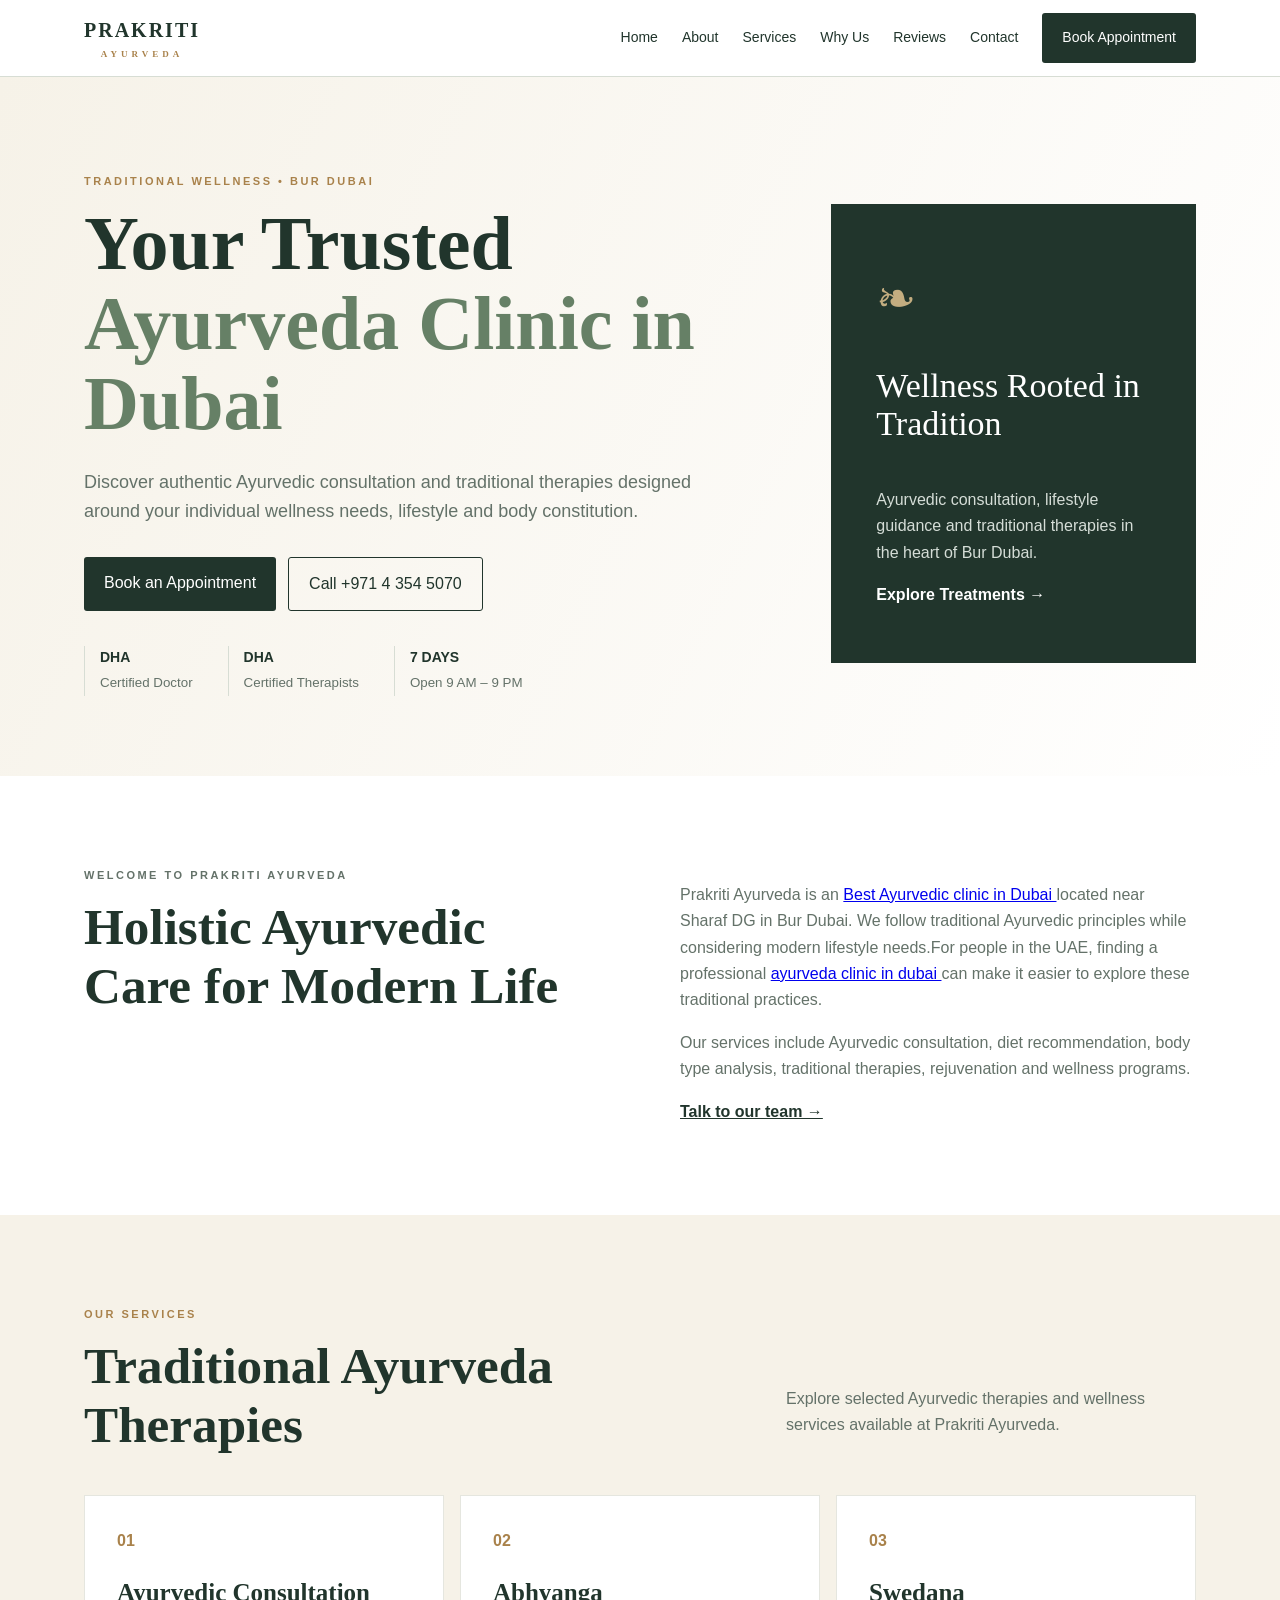
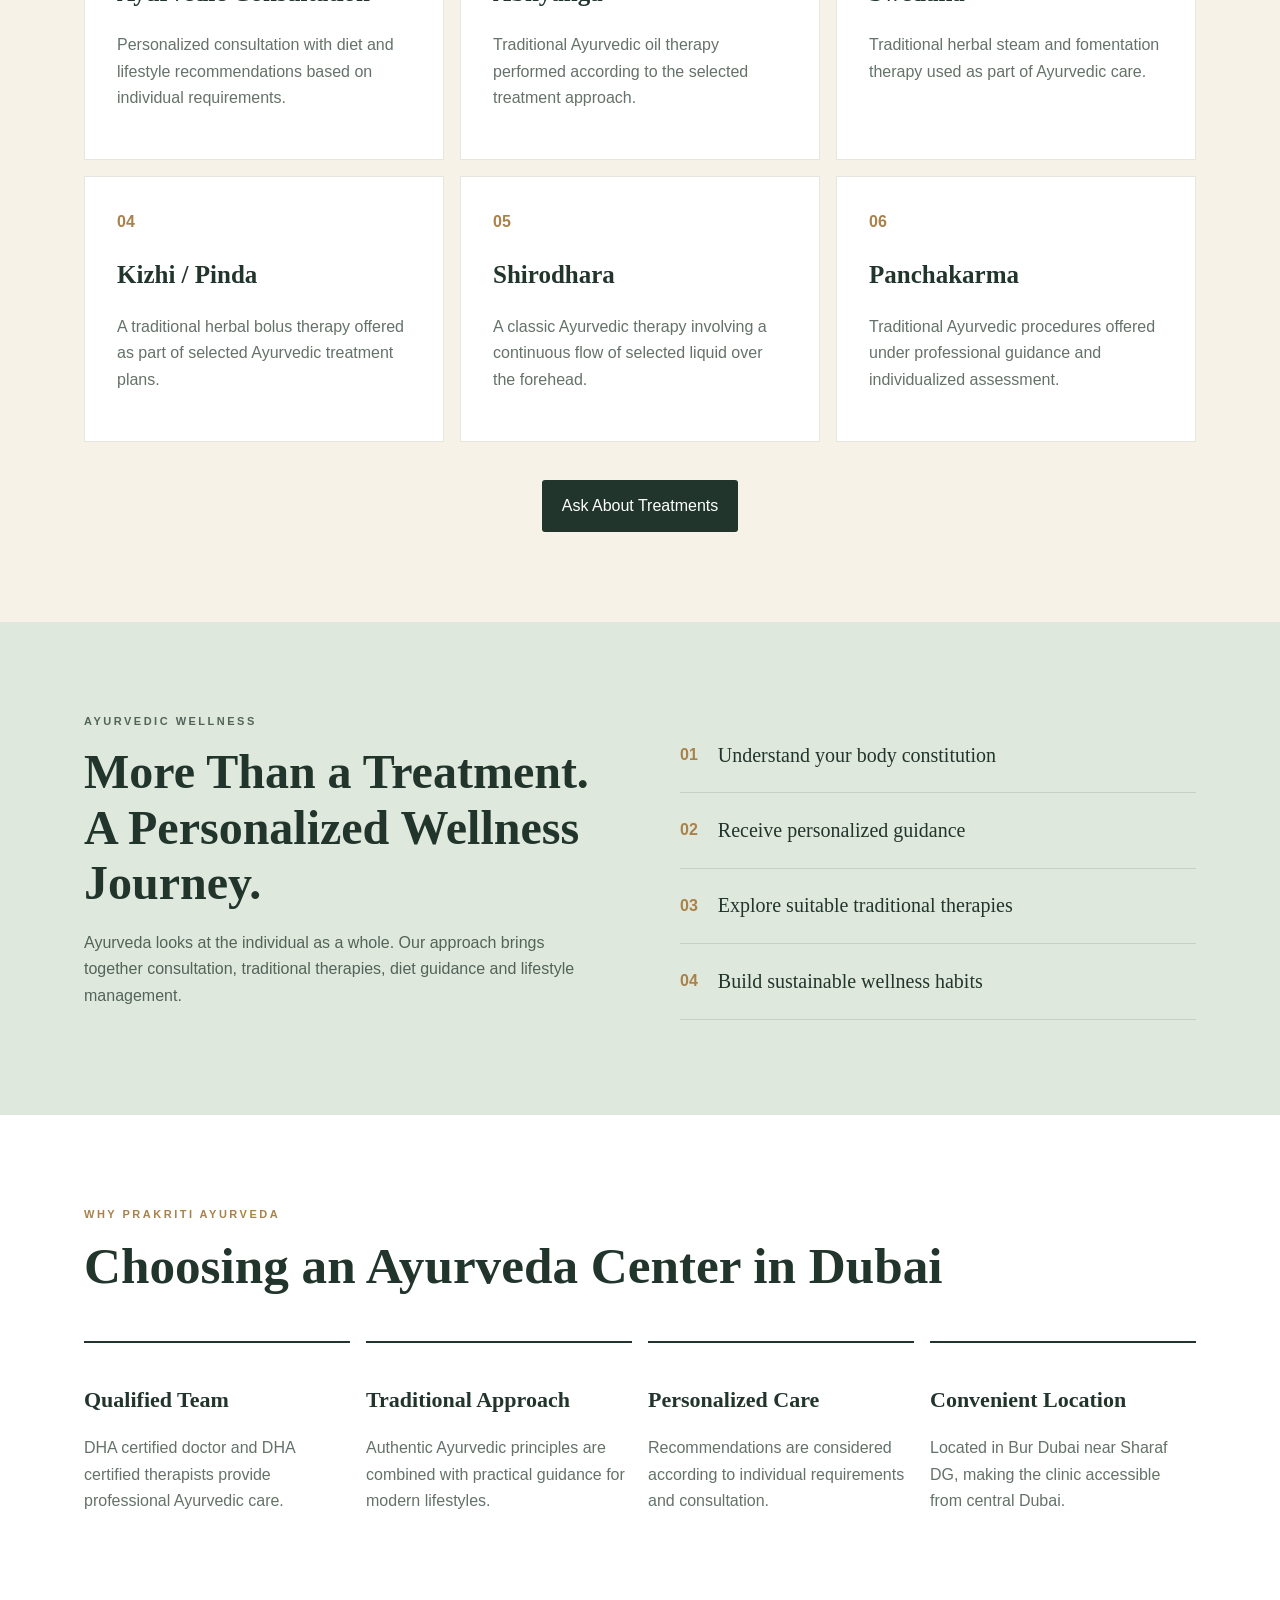
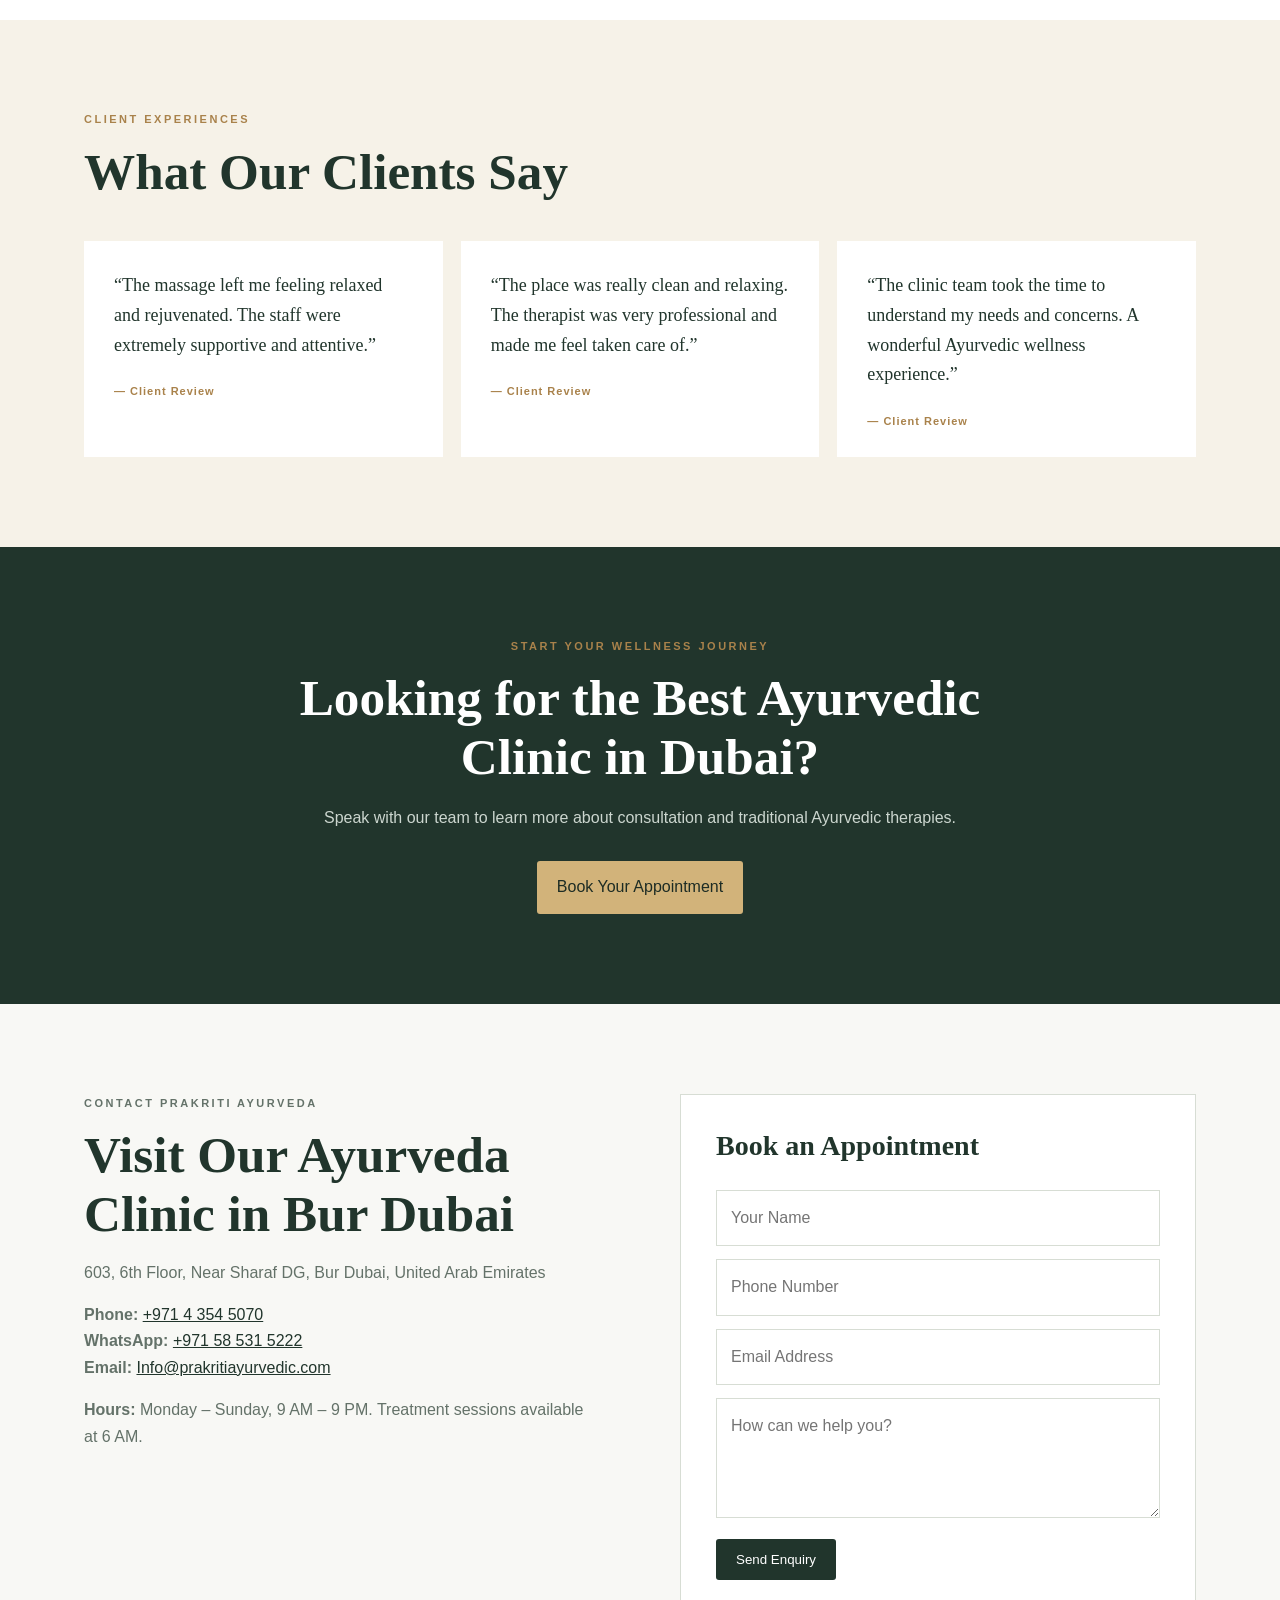
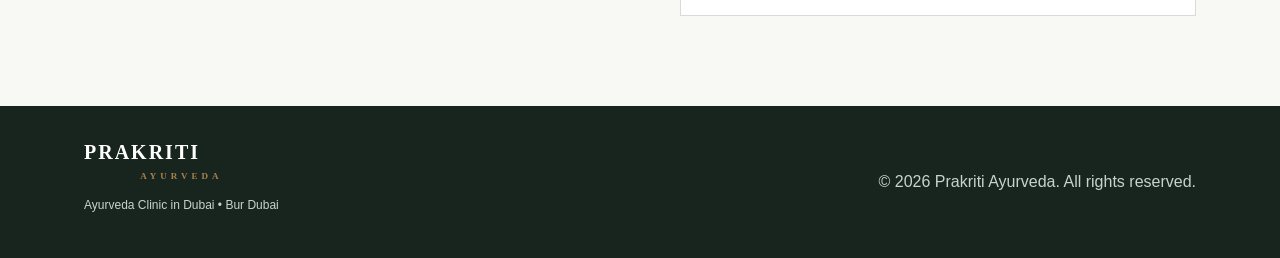
<file: index.html>
<!DOCTYPE html>
<html lang="en">
<head>
  <meta charset="UTF-8">
  <meta name="viewport" content="width=device-width, initial-scale=1.0">
  <title>Prakriti Ayurveda | Ayurveda Clinic in Dubai</title>
  <meta name="description" content="Prakriti Ayurveda is an Ayurveda clinic in Bur Dubai offering Ayurvedic consultation, traditional therapies, Panchakarma, rejuvenation and wellness services.">
  <meta name="keywords" content="best ayurvedic clinic in dubai, ayurveda clinic in dubai, ayurveda center in dubai">
  <link rel="canonical" href="https://prakritiayurvedic.com/">
  <link rel="stylesheet" href="style.css">
</head>
<body>
<header class="header">
  <div class="container nav">
    <a class="logo" href="#home">PRAKRITI <span>AYURVEDA</span></a>
    <button class="menu" aria-label="Open menu">☰</button>
    <nav>
      <a href="#home">Home</a><a href="#about">About</a><a href="#services">Services</a>
      <a href="#why">Why Us</a><a href="#reviews">Reviews</a><a href="#contact">Contact</a>
      <a class="nav-btn" href="https://prakritiayurvedic.com/">Book Appointment</a>
    </nav>
  </div>
</header>

<main id="home">
<section class="hero">
  <div class="container hero-grid">
    <div>
      <p class="eyebrow">TRADITIONAL WELLNESS • BUR DUBAI</p>
      <h1>Your Trusted <span>Ayurveda Clinic in Dubai</span></h1>
      <p class="hero-copy">Discover authentic Ayurvedic consultation and traditional therapies designed around your individual wellness needs, lifestyle and body constitution.</p>
      <div class="buttons">
        <a class="btn" href="#contact">Book an Appointment</a>
        <a class="btn secondary" href="tel:+97143545070">Call +971 4 354 5070</a>
      </div>
      <div class="trust">
        <div><strong>DHA</strong><small>Certified Doctor</small></div>
        <div><strong>DHA</strong><small>Certified Therapists</small></div>
        <div><strong>7 DAYS</strong><small>Open 9 AM – 9 PM</small></div>
      </div>
    </div>
    <div class="hero-card">
      <div class="leaf">❧</div>
      <h2>Wellness Rooted in Tradition</h2>
      <p>Ayurvedic consultation, lifestyle guidance and traditional therapies in the heart of Bur Dubai.</p>
      <a href="#services">Explore Treatments →</a>
    </div>
  </div>
</section>

<section class="intro" id="about">
  <div class="container two-col">
    <div>
      <p class="eyebrow">WELCOME TO PRAKRITI AYURVEDA</p>
      <h2>Holistic Ayurvedic Care for Modern Life</h2>
    </div>
    <div>
      <p>Prakriti Ayurveda is an <a href="https://prakritiayurvedic.com/">Best Ayurvedic clinic in Dubai </a>located near Sharaf DG in Bur Dubai. We follow traditional Ayurvedic principles while considering modern lifestyle needs.For people in the UAE, finding a professional <a href="https://prakritiayurvedic.com/">ayurveda clinic in dubai </a>can make it easier to explore these traditional practices.</p>
      <p>Our services include Ayurvedic consultation, diet recommendation, body type analysis, traditional therapies, rejuvenation and wellness programs.</p>
      <a class="text-link" href="#contact">Talk to our team →</a>
    </div>
  </div>
</section>

<section class="services" id="services">
  <div class="container">
    <div class="section-head">
      <div><p class="eyebrow">OUR SERVICES</p><h2>Traditional Ayurveda Therapies</h2></div>
      <p>Explore selected Ayurvedic therapies and wellness services available at Prakriti Ayurveda.</p>
    </div>
    <div class="cards">
      <article><span>01</span><h3>Ayurvedic Consultation</h3><p>Personalized consultation with diet and lifestyle recommendations based on individual requirements.</p></article>
      <article><span>02</span><h3>Abhyanga</h3><p>Traditional Ayurvedic oil therapy performed according to the selected treatment approach.</p></article>
      <article><span>03</span><h3>Swedana</h3><p>Traditional herbal steam and fomentation therapy used as part of Ayurvedic care.</p></article>
      <article><span>04</span><h3>Kizhi / Pinda</h3><p>A traditional herbal bolus therapy offered as part of selected Ayurvedic treatment plans.</p></article>
      <article><span>05</span><h3>Shirodhara</h3><p>A classic Ayurvedic therapy involving a continuous flow of selected liquid over the forehead.</p></article>
      <article><span>06</span><h3>Panchakarma</h3><p>Traditional Ayurvedic procedures offered under professional guidance and individualized assessment.</p></article>
    </div>
    <div class="center"><a class="btn" href="#contact">Ask About Treatments</a></div>
  </div>
</section>

<section class="feature">
  <div class="container feature-grid">
    <div class="feature-box"><p class="eyebrow">AYURVEDIC WELLNESS</p><h2>More Than a Treatment. A Personalized Wellness Journey.</h2><p>Ayurveda looks at the individual as a whole. Our approach brings together consultation, traditional therapies, diet guidance and lifestyle management.</p></div>
    <div class="points">
      <div><b>01</b><span>Understand your body constitution</span></div>
      <div><b>02</b><span>Receive personalized guidance</span></div>
      <div><b>03</b><span>Explore suitable traditional therapies</span></div>
      <div><b>04</b><span>Build sustainable wellness habits</span></div>
    </div>
  </div>
</section>

<section class="why" id="why">
  <div class="container">
    <p class="eyebrow">WHY PRAKRITI AYURVEDA</p>
    <h2>Choosing an Ayurveda Center in Dubai</h2>
    <div class="why-grid">
      <div><h3>Qualified Team</h3><p>DHA certified doctor and DHA certified therapists provide professional Ayurvedic care.</p></div>
      <div><h3>Traditional Approach</h3><p>Authentic Ayurvedic principles are combined with practical guidance for modern lifestyles.</p></div>
      <div><h3>Personalized Care</h3><p>Recommendations are considered according to individual requirements and consultation.</p></div>
      <div><h3>Convenient Location</h3><p>Located in Bur Dubai near Sharaf DG, making the clinic accessible from central Dubai.</p></div>
    </div>
  </div>
</section>

<section class="reviews" id="reviews">
  <div class="container">
    <p class="eyebrow">CLIENT EXPERIENCES</p>
    <h2>What Our Clients Say</h2>
    <div class="review-grid">
      <blockquote>“The massage left me feeling relaxed and rejuvenated. The staff were extremely supportive and attentive.”<cite>— Client Review</cite></blockquote>
      <blockquote>“The place was really clean and relaxing. The therapist was very professional and made me feel taken care of.”<cite>— Client Review</cite></blockquote>
      <blockquote>“The clinic team took the time to understand my needs and concerns. A wonderful Ayurvedic wellness experience.”<cite>— Client Review</cite></blockquote>
    </div>
  </div>
</section>

<section class="cta">
  <div class="container"><p class="eyebrow">START YOUR WELLNESS JOURNEY</p><h2>Looking for the Best Ayurvedic Clinic in Dubai?</h2><p>Speak with our team to learn more about consultation and traditional Ayurvedic therapies.</p><a class="btn" href="#contact">Book Your Appointment</a></div>
</section>

<section class="contact" id="contact">
  <div class="container contact-grid">
    <div>
      <p class="eyebrow">CONTACT PRAKRITI AYURVEDA</p>
      <h2>Visit Our Ayurveda Clinic in Bur Dubai</h2>
      <p>603, 6th Floor, Near Sharaf DG, Bur Dubai, United Arab Emirates</p>
      <p><strong>Phone:</strong> <a href="tel:+97143545070">+971 4 354 5070</a><br>
      <strong>WhatsApp:</strong> <a href="https://wa.me/971585315222" target="_blank">+971 58 531 5222</a><br>
      <strong>Email:</strong> <a href="mailto:Info@prakritiayurvedic.com">Info@prakritiayurvedic.com</a></p>
      <p><strong>Hours:</strong> Monday – Sunday, 9 AM – 9 PM. Treatment sessions available at 6 AM.</p>
    </div>
    <form id="appointmentForm">
      <h3>Book an Appointment</h3>
      <input name="name" placeholder="Your Name" required>
      <input name="phone" placeholder="Phone Number" required>
      <input name="email" type="email" placeholder="Email Address">
      <textarea name="message" placeholder="How can we help you?"></textarea>
      <button class="btn" type="submit">Send Enquiry</button>
      
    </form>
  </div>
</section>
</main>

<footer><div class="container footer"><div><a class="logo" href="#home">PRAKRITI <span>AYURVEDA</span></a><p>Ayurveda Clinic in Dubai • Bur Dubai</p></div><div>© 2026 Prakriti Ayurveda. All rights reserved.</div></div></footer>
<script src="script.js"></script>
</body>
</html>
</file>
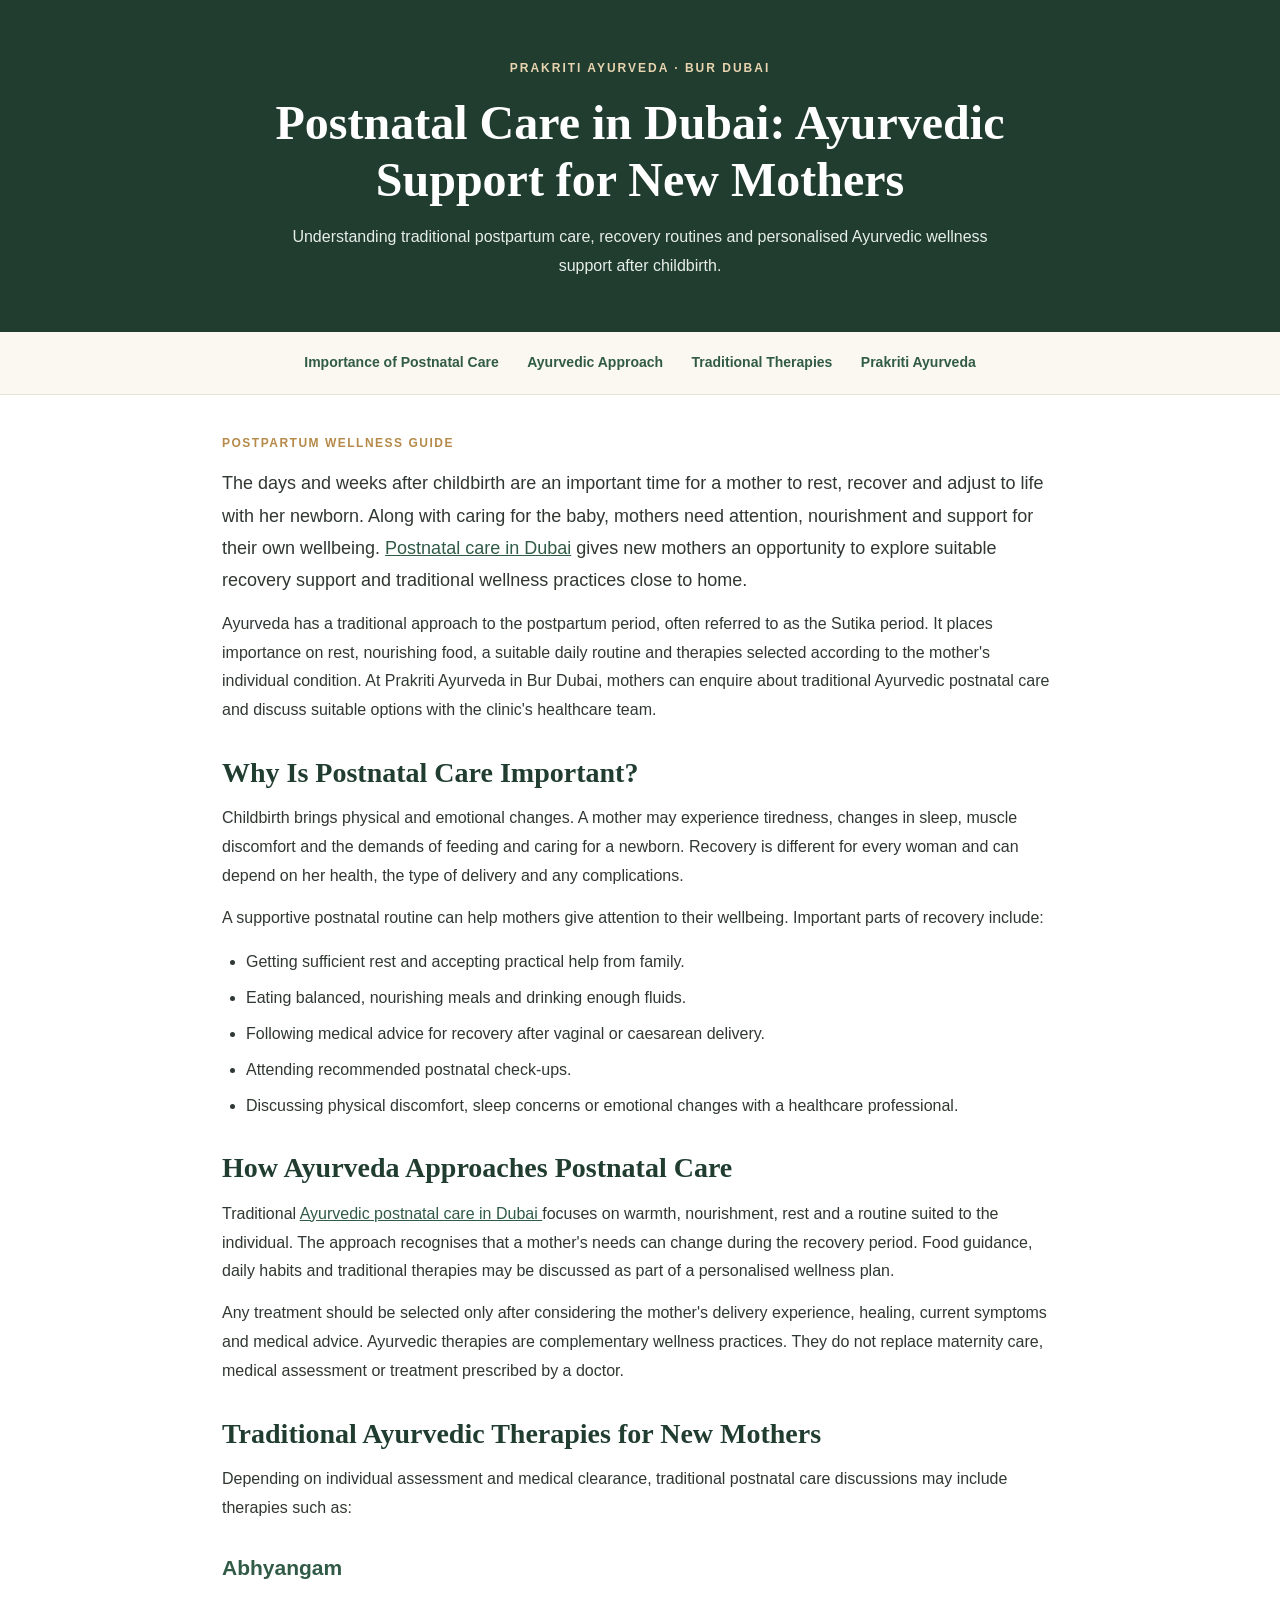
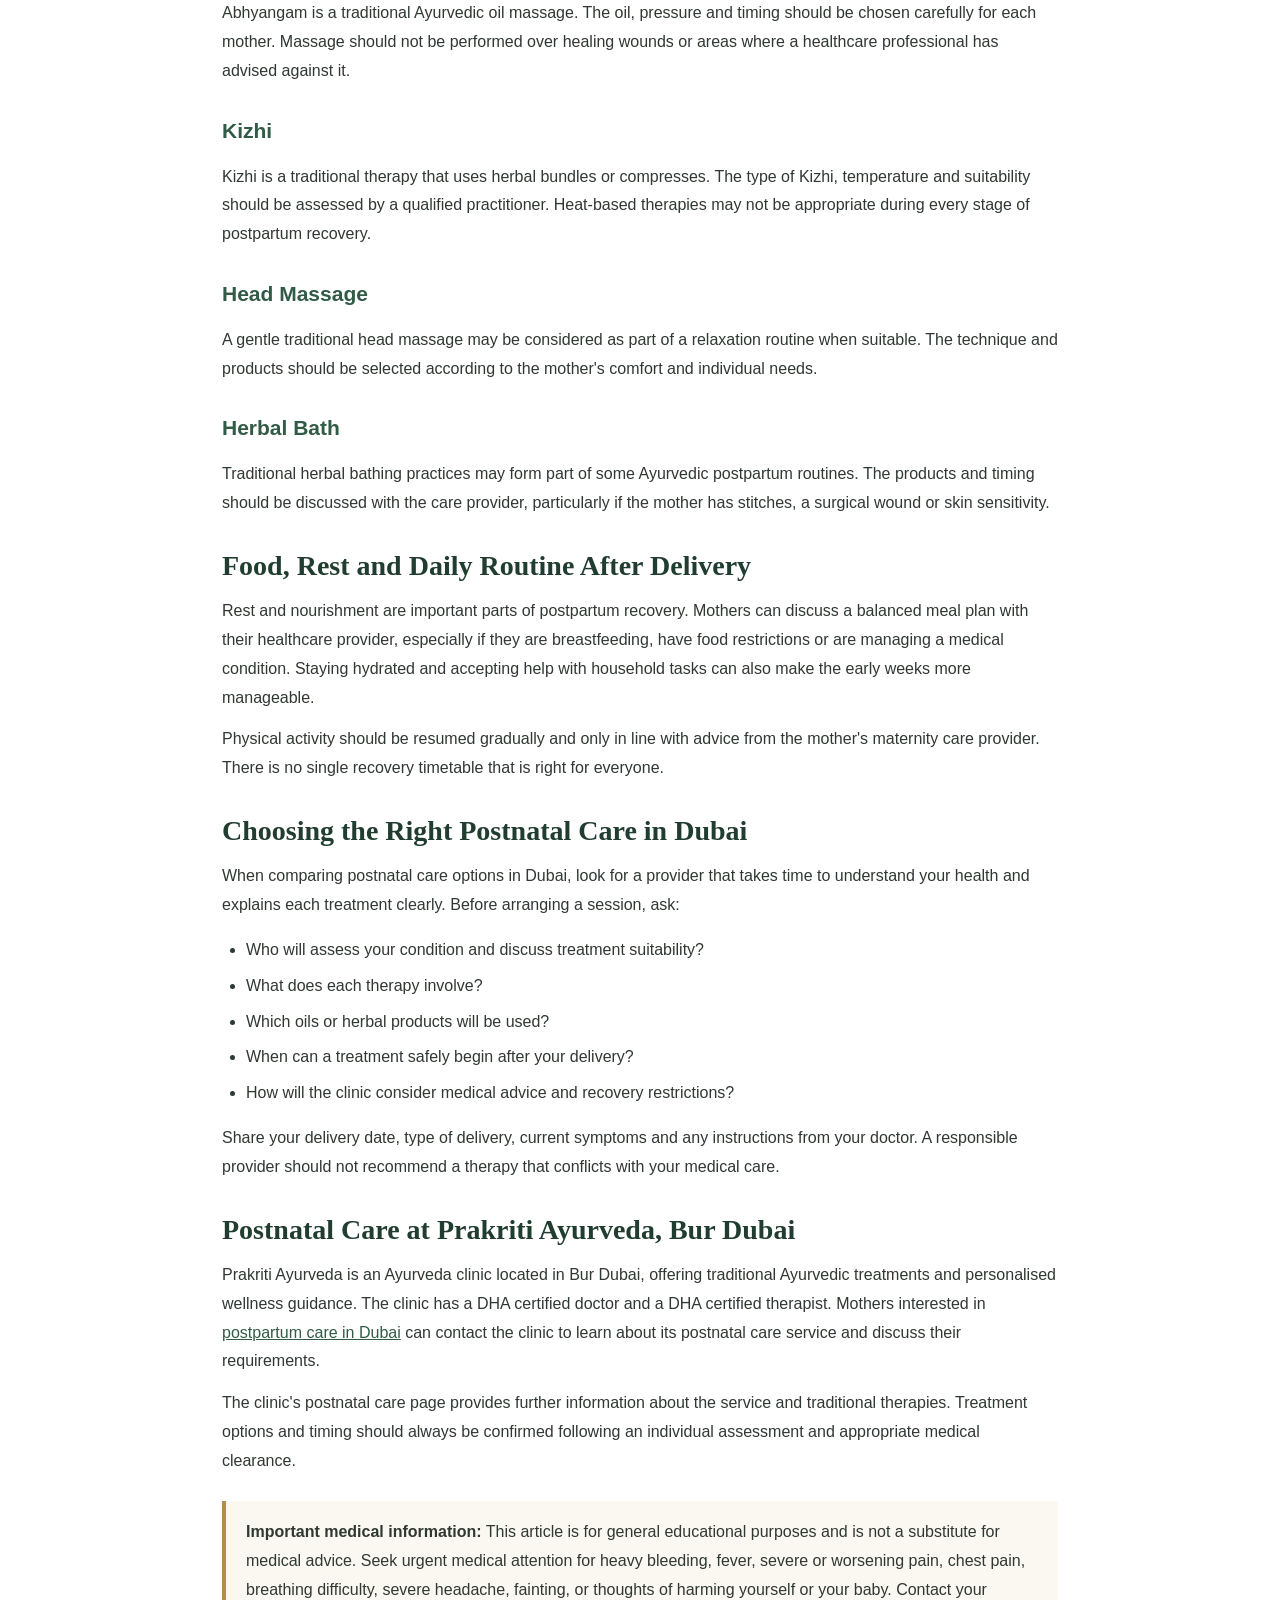
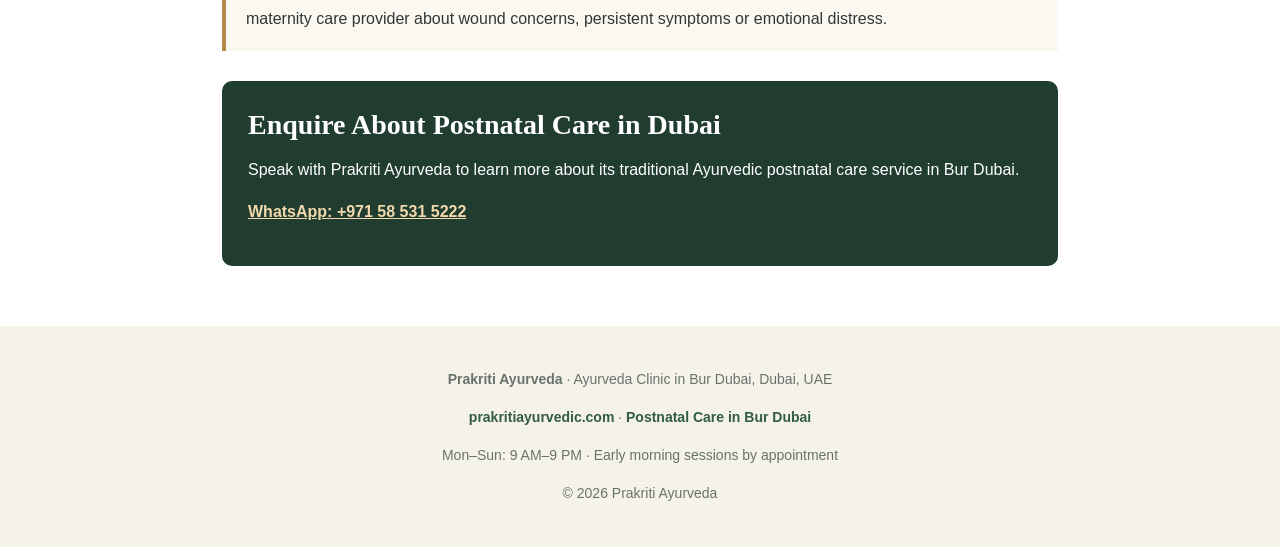
<file: postnatal-care-in-dubai.html>
<!DOCTYPE html>
<html lang="en">
<head>
  <meta charset="UTF-8">
  <meta name="viewport" content="width=device-width, initial-scale=1">
  <title>Postnatal Care in Dubai | Ayurvedic Postpartum Care at Prakriti Ayurveda</title>
  <meta name="description" content="Discover Ayurvedic postnatal care in Dubai at Prakriti Ayurveda, Bur Dubai. Learn about traditional postpartum therapies, recovery support and personalised care for new mothers.">
  <meta name="keywords" content="postnatal care in Dubai, Ayurvedic postnatal care Dubai, postpartum care Dubai, postnatal massage Dubai, postnatal care Bur Dubai">
  <meta name="robots" content="index, follow">
  <link rel="canonical" href="https://prakritiayurvedicclinic.github.io/">
  <meta property="og:type" content="article">
  <meta property="og:title" content="Postnatal Care in Dubai | Prakriti Ayurveda">
  <meta property="og:description" content="A guide to traditional Ayurvedic postnatal care and postpartum wellbeing for mothers in Dubai.">
  <meta property="og:url" content="https://prakritiayurvedicclinic.github.io/">
  <style>
    :root { --green:#315b46; --deep:#203d30; --gold:#b58a4a; --cream:#fbf8f1; --ink:#303832; --muted:#68736b; --line:#e8e2d6; }
    * { box-sizing:border-box; }
    body { margin:0; color:var(--ink); background:#fff; font-family:Arial,Helvetica,sans-serif; line-height:1.8; }
    header { background:var(--deep); color:#fff; padding:58px 20px 52px; text-align:center; }
    header .eyebrow { color:#e8d4ae; font-size:12px; font-weight:bold; letter-spacing:2px; text-transform:uppercase; }
    header h1 { max-width:850px; margin:14px auto; font-family:Georgia,serif; font-size:clamp(32px,5vw,48px); line-height:1.2; }
    header p { max-width:720px; margin:0 auto; color:#e7eee8; }
    nav { background:var(--cream); border-bottom:1px solid var(--line); padding:13px 16px; text-align:center; }
    nav a { display:inline-block; margin:5px 12px; color:var(--green); font-size:14px; font-weight:bold; text-decoration:none; }
    main { max-width:880px; margin:0 auto; padding:38px 22px 60px; }
    .article-label { color:var(--gold); font-size:12px; font-weight:bold; letter-spacing:1.5px; text-transform:uppercase; }
    h2 { margin:30px 0 10px; color:var(--deep); font-family:Georgia,serif; font-size:28px; line-height:1.3; }
    h3 { margin:26px 0 8px; color:var(--green); font-size:21px; }
    p { margin:13px 0; }
    ul { padding-left:24px; }
    li { margin:7px 0; }
    a { color:var(--green); }
    .intro { font-size:18px; }
    .note { margin:26px 0; padding:17px 20px; background:var(--cream); border-left:4px solid var(--gold); }
    .cta { margin-top:30px; padding:26px; border-radius:10px; background:var(--deep); color:#fff; }
    .cta h2, .cta h3 { margin-top:0; color:#fff; }
    .cta a { color:#f2d9ad; font-weight:bold; }
    footer { padding:28px 18px; background:#f5f2ea; color:var(--muted); text-align:center; font-size:14px; }
    footer a { font-weight:bold; text-decoration:none; }
    @media(max-width:600px) { header { padding:42px 18px; } main { padding:28px 18px 45px; } nav a { margin:5px 7px; } }
  </style>
</head>
<body>
  <header>
    <div class="eyebrow">Prakriti Ayurveda · Bur Dubai</div>
    <h1>Postnatal Care in Dubai: Ayurvedic Support for New Mothers</h1>
    <p>Understanding traditional postpartum care, recovery routines and personalised Ayurvedic wellness support after childbirth.</p>
  </header>

  <nav aria-label="Page navigation">
    <a href="#importance">Importance of Postnatal Care</a>
    <a href="#ayurveda">Ayurvedic Approach</a>
    <a href="#therapies">Traditional Therapies</a>
    <a href="#prakriti">Prakriti Ayurveda</a>
  </nav>

  <main>
    <div class="article-label">Postpartum wellness guide</div>
    <p class="intro">The days and weeks after childbirth are an important time for a mother to rest, recover and adjust to life with her newborn. Along with caring for the baby, mothers need attention, nourishment and support for their own wellbeing. <a href="https://prakritiayurvedic.com/services/postnatal-care-in-dubai/">Postnatal care in Dubai</a> gives new mothers an opportunity to explore suitable recovery support and traditional wellness practices close to home.</p>

    <p>Ayurveda has a traditional approach to the postpartum period, often referred to as the Sutika period. It places importance on rest, nourishing food, a suitable daily routine and therapies selected according to the mother's individual condition. At Prakriti Ayurveda in Bur Dubai, mothers can enquire about traditional Ayurvedic postnatal care and discuss suitable options with the clinic's healthcare team.</p>

    <h2 id="importance">Why Is Postnatal Care Important?</h2>
    <p>Childbirth brings physical and emotional changes. A mother may experience tiredness, changes in sleep, muscle discomfort and the demands of feeding and caring for a newborn. Recovery is different for every woman and can depend on her health, the type of delivery and any complications.</p>
    <p>A supportive postnatal routine can help mothers give attention to their wellbeing. Important parts of recovery include:</p>
    <ul>
      <li>Getting sufficient rest and accepting practical help from family.</li>
      <li>Eating balanced, nourishing meals and drinking enough fluids.</li>
      <li>Following medical advice for recovery after vaginal or caesarean delivery.</li>
      <li>Attending recommended postnatal check-ups.</li>
      <li>Discussing physical discomfort, sleep concerns or emotional changes with a healthcare professional.</li>
    </ul>

    <h2 id="ayurveda">How Ayurveda Approaches Postnatal Care</h2>
    <p>Traditional <a href="https://prakritiayurvedic.com/services/postnatal-care-in-dubai/">Ayurvedic postnatal care in Dubai </a>focuses on warmth, nourishment, rest and a routine suited to the individual. The approach recognises that a mother's needs can change during the recovery period. Food guidance, daily habits and traditional therapies may be discussed as part of a personalised wellness plan.</p>
    <p>Any treatment should be selected only after considering the mother's delivery experience, healing, current symptoms and medical advice. Ayurvedic therapies are complementary wellness practices. They do not replace maternity care, medical assessment or treatment prescribed by a doctor.</p>

    <h2 id="therapies">Traditional Ayurvedic Therapies for New Mothers</h2>
    <p>Depending on individual assessment and medical clearance, traditional postnatal care discussions may include therapies such as:</p>

    <h3>Abhyangam</h3>
    <p>Abhyangam is a traditional Ayurvedic oil massage. The oil, pressure and timing should be chosen carefully for each mother. Massage should not be performed over healing wounds or areas where a healthcare professional has advised against it.</p>

    <h3>Kizhi</h3>
    <p>Kizhi is a traditional therapy that uses herbal bundles or compresses. The type of Kizhi, temperature and suitability should be assessed by a qualified practitioner. Heat-based therapies may not be appropriate during every stage of postpartum recovery.</p>

    <h3>Head Massage</h3>
    <p>A gentle traditional head massage may be considered as part of a relaxation routine when suitable. The technique and products should be selected according to the mother's comfort and individual needs.</p>

    <h3>Herbal Bath</h3>
    <p>Traditional herbal bathing practices may form part of some Ayurvedic postpartum routines. The products and timing should be discussed with the care provider, particularly if the mother has stitches, a surgical wound or skin sensitivity.</p>

    <h2>Food, Rest and Daily Routine After Delivery</h2>
    <p>Rest and nourishment are important parts of postpartum recovery. Mothers can discuss a balanced meal plan with their healthcare provider, especially if they are breastfeeding, have food restrictions or are managing a medical condition. Staying hydrated and accepting help with household tasks can also make the early weeks more manageable.</p>
    <p>Physical activity should be resumed gradually and only in line with advice from the mother's maternity care provider. There is no single recovery timetable that is right for everyone.</p>

    <h2>Choosing the Right Postnatal Care in Dubai</h2>
    <p>When comparing postnatal care options in Dubai, look for a provider that takes time to understand your health and explains each treatment clearly. Before arranging a session, ask:</p>
    <ul>
      <li>Who will assess your condition and discuss treatment suitability?</li>
      <li>What does each therapy involve?</li>
      <li>Which oils or herbal products will be used?</li>
      <li>When can a treatment safely begin after your delivery?</li>
      <li>How will the clinic consider medical advice and recovery restrictions?</li>
    </ul>
    <p>Share your delivery date, type of delivery, current symptoms and any instructions from your doctor. A responsible provider should not recommend a therapy that conflicts with your medical care.</p>

    <h2 id="prakriti">Postnatal Care at Prakriti Ayurveda, Bur Dubai</h2>
    <p>Prakriti Ayurveda is an Ayurveda clinic located in Bur Dubai, offering traditional Ayurvedic treatments and personalised wellness guidance. The clinic has a DHA certified doctor and a DHA certified therapist. Mothers interested in <a href="https://prakritiayurvedic.com/services/postnatal-care-in-dubai/">postpartum care in Dubai</a> can contact the clinic to learn about its postnatal care service and discuss their requirements.</p>
    <p>The clinic's postnatal care page provides further information about the service and traditional therapies. Treatment options and timing should always be confirmed following an individual assessment and appropriate medical clearance.</p>

    <div class="note"><strong>Important medical information:</strong> This article is for general educational purposes and is not a substitute for medical advice. Seek urgent medical attention for heavy bleeding, fever, severe or worsening pain, chest pain, breathing difficulty, severe headache, fainting, or thoughts of harming yourself or your baby. Contact your maternity care provider about wound concerns, persistent symptoms or emotional distress.</div>

    <div class="cta">
      <h2>Enquire About Postnatal Care in Dubai</h2>
      <p>Speak with Prakriti Ayurveda to learn more about its traditional Ayurvedic postnatal care service in Bur Dubai.</p>
      <p><a href="https://wa.me/971585315222">WhatsApp: +971 58 531 5222</a></p>
    
    </div>
  </main>

  <footer>
    <p><strong>Prakriti Ayurveda</strong> · Ayurveda Clinic in Bur Dubai, Dubai, UAE</p>
    <p><a href="https://prakritiayurvedic.com/">prakritiayurvedic.com</a> · <a href="https://prakritiayurvedic.com/services/postnatal-care-in-dubai/">Postnatal Care in Bur Dubai</a></p>
    <p>Mon–Sun: 9 AM–9 PM · Early morning sessions by appointment</p>
    <p>© 2026 Prakriti Ayurveda</p>
  </footer>
</body>
</html>
</file>
<file: style.css>
:root{
  --ink:#21352c;--muted:#647269;--cream:#f6f2e8;--sage:#dfe8dc;--gold:#a9824b;
  --white:#fff;--line:#d7ddd4;--max:1160px
}
*{box-sizing:border-box}html{scroll-behavior:smooth}body{margin:0;font-family:Inter,Arial,sans-serif;color:var(--ink);background:#fff;line-height:1.65}
.container{max-width:var(--max);margin:auto;padding:0 24px}.header{position:sticky;top:0;z-index:10;background:rgba(255,255,255,.95);border-bottom:1px solid var(--line);backdrop-filter:blur(10px)}
.nav{height:76px;display:flex;align-items:center;justify-content:space-between}.logo{font-family:Georgia,serif;font-weight:800;letter-spacing:2px;text-decoration:none;color:var(--ink);font-size:20px}.logo span{display:block;font-size:9px;letter-spacing:4px;color:var(--gold);text-align:center}
nav{display:flex;align-items:center;gap:24px}nav a{color:var(--ink);text-decoration:none;font-size:14px}.nav-btn,.btn{background:var(--ink);color:#fff!important;padding:13px 20px;border-radius:3px;text-decoration:none;display:inline-block;border:0;cursor:pointer}.menu{display:none;background:none;border:0;font-size:24px}
.hero{background:linear-gradient(115deg,var(--cream),#fff);padding:95px 0 80px}.hero-grid{display:grid;grid-template-columns:1.3fr .7fr;gap:70px;align-items:center}.eyebrow{font-size:11px;letter-spacing:2.5px;font-weight:800;color:var(--gold);margin:0 0 14px}.hero h1{font:700 clamp(44px,6vw,76px)/1.05 Georgia,serif;margin:0 0 24px;max-width:800px}.hero h1 span{color:#668066}.hero-copy{font-size:18px;color:var(--muted);max-width:650px}.buttons{display:flex;gap:12px;flex-wrap:wrap;margin:30px 0}.btn.secondary{background:transparent;color:var(--ink)!important;border:1px solid var(--ink)}.trust{display:flex;gap:35px;margin-top:35px}.trust div{border-left:1px solid var(--line);padding-left:15px}.trust strong{display:block;font-size:14px}.trust small{color:var(--muted)}.hero-card{background:var(--ink);color:#fff;padding:55px 45px;min-height:360px;display:flex;flex-direction:column;justify-content:center}.hero-card .leaf{font-size:48px;color:#c3ad80}.hero-card h2{font:500 34px Georgia,serif}.hero-card p{color:#d5ddd7}.hero-card a{color:#fff;text-decoration:none;font-weight:700}
section{padding:90px 0}.intro{background:#fff}.two-col{display:grid;grid-template-columns:1fr 1fr;gap:80px}.two-col h2,.section-head h2,.why h2,.reviews h2,.contact h2,.cta h2{font:600 clamp(34px,4vw,52px)/1.15 Georgia,serif;margin:0}.two-col p{color:var(--muted)}.text-link{color:var(--ink);font-weight:700}
.services{background:var(--cream)}.section-head{display:flex;justify-content:space-between;gap:50px;align-items:end;margin-bottom:40px}.section-head>p{max-width:410px;color:var(--muted)}.cards{display:grid;grid-template-columns:repeat(3,1fr);gap:16px}.cards article{background:#fff;padding:32px;min-height:235px;border:1px solid #e5e6df}.cards span{color:var(--gold);font-weight:800}.cards h3{font:600 25px Georgia,serif}.cards p{color:var(--muted)}.center{text-align:center;margin-top:38px}
.feature{background:var(--sage)}.feature-grid{display:grid;grid-template-columns:1fr 1fr;gap:80px;align-items:center}.feature-box h2{font:600 48px/1.15 Georgia,serif;margin:0 0 20px}.feature-box p{color:#52635a}.points{display:grid;gap:0}.points div{display:flex;gap:20px;align-items:center;padding:24px 0;border-bottom:1px solid #c6d1c4}.points b{color:var(--gold)}.points span{font:500 20px Georgia,serif}
.why{background:#fff}.why-grid{display:grid;grid-template-columns:repeat(4,1fr);gap:16px;margin-top:45px}.why-grid>div{border-top:2px solid var(--ink);padding-top:22px}.why-grid h3{font:600 22px Georgia,serif}.why-grid p{color:var(--muted)}
.reviews{background:var(--cream)}.review-grid{display:grid;grid-template-columns:repeat(3,1fr);gap:18px;margin-top:40px}.review-grid blockquote{margin:0;background:#fff;padding:30px;font-family:Georgia,serif;font-size:18px}.review-grid cite{display:block;margin-top:25px;color:var(--gold);font:700 11px Arial;letter-spacing:1px}
.cta{background:var(--ink);color:#fff;text-align:center}.cta h2{max-width:800px;margin:0 auto 18px}.cta p:not(.eyebrow){color:#ccd6cf;max-width:650px;margin:0 auto 30px}.cta .btn{background:#d2b37a;color:#1d2c24!important}
.contact{background:#f8f8f5}.contact-grid{display:grid;grid-template-columns:1fr 1fr;gap:80px}.contact p{color:var(--muted)}.contact a{color:var(--ink)}form{background:#fff;padding:35px;border:1px solid var(--line)}form h3{font:600 28px Georgia,serif;margin-top:0}input,textarea{width:100%;padding:14px;margin-bottom:13px;border:1px solid var(--line);font:inherit}textarea{min-height:120px;resize:vertical}.form-note{font-size:12px!important}
footer{background:#18251f;color:#c9d2cc;padding:30px 0}.footer{display:flex;justify-content:space-between;gap:30px;align-items:center}.footer .logo{color:#fff}.footer p{font-size:12px}
@media(max-width:850px){nav{display:none}.menu{display:block}.nav.open nav{display:flex;position:absolute;top:76px;left:0;right:0;background:#fff;flex-direction:column;padding:25px}.hero-grid,.two-col,.feature-grid,.contact-grid{grid-template-columns:1fr}.hero{padding:65px 0}.hero-card{min-height:280px}.cards{grid-template-columns:repeat(2,1fr)}.why-grid{grid-template-columns:repeat(2,1fr)}.review-grid{grid-template-columns:1fr}.section-head{display:block}.feature-box h2{font-size:38px}}
@media(max-width:560px){.cards,.why-grid{grid-template-columns:1fr}.trust{gap:12px;flex-wrap:wrap}.hero h1{font-size:44px}.footer{display:block}.footer>div:last-child{margin-top:20px}}
</file>
